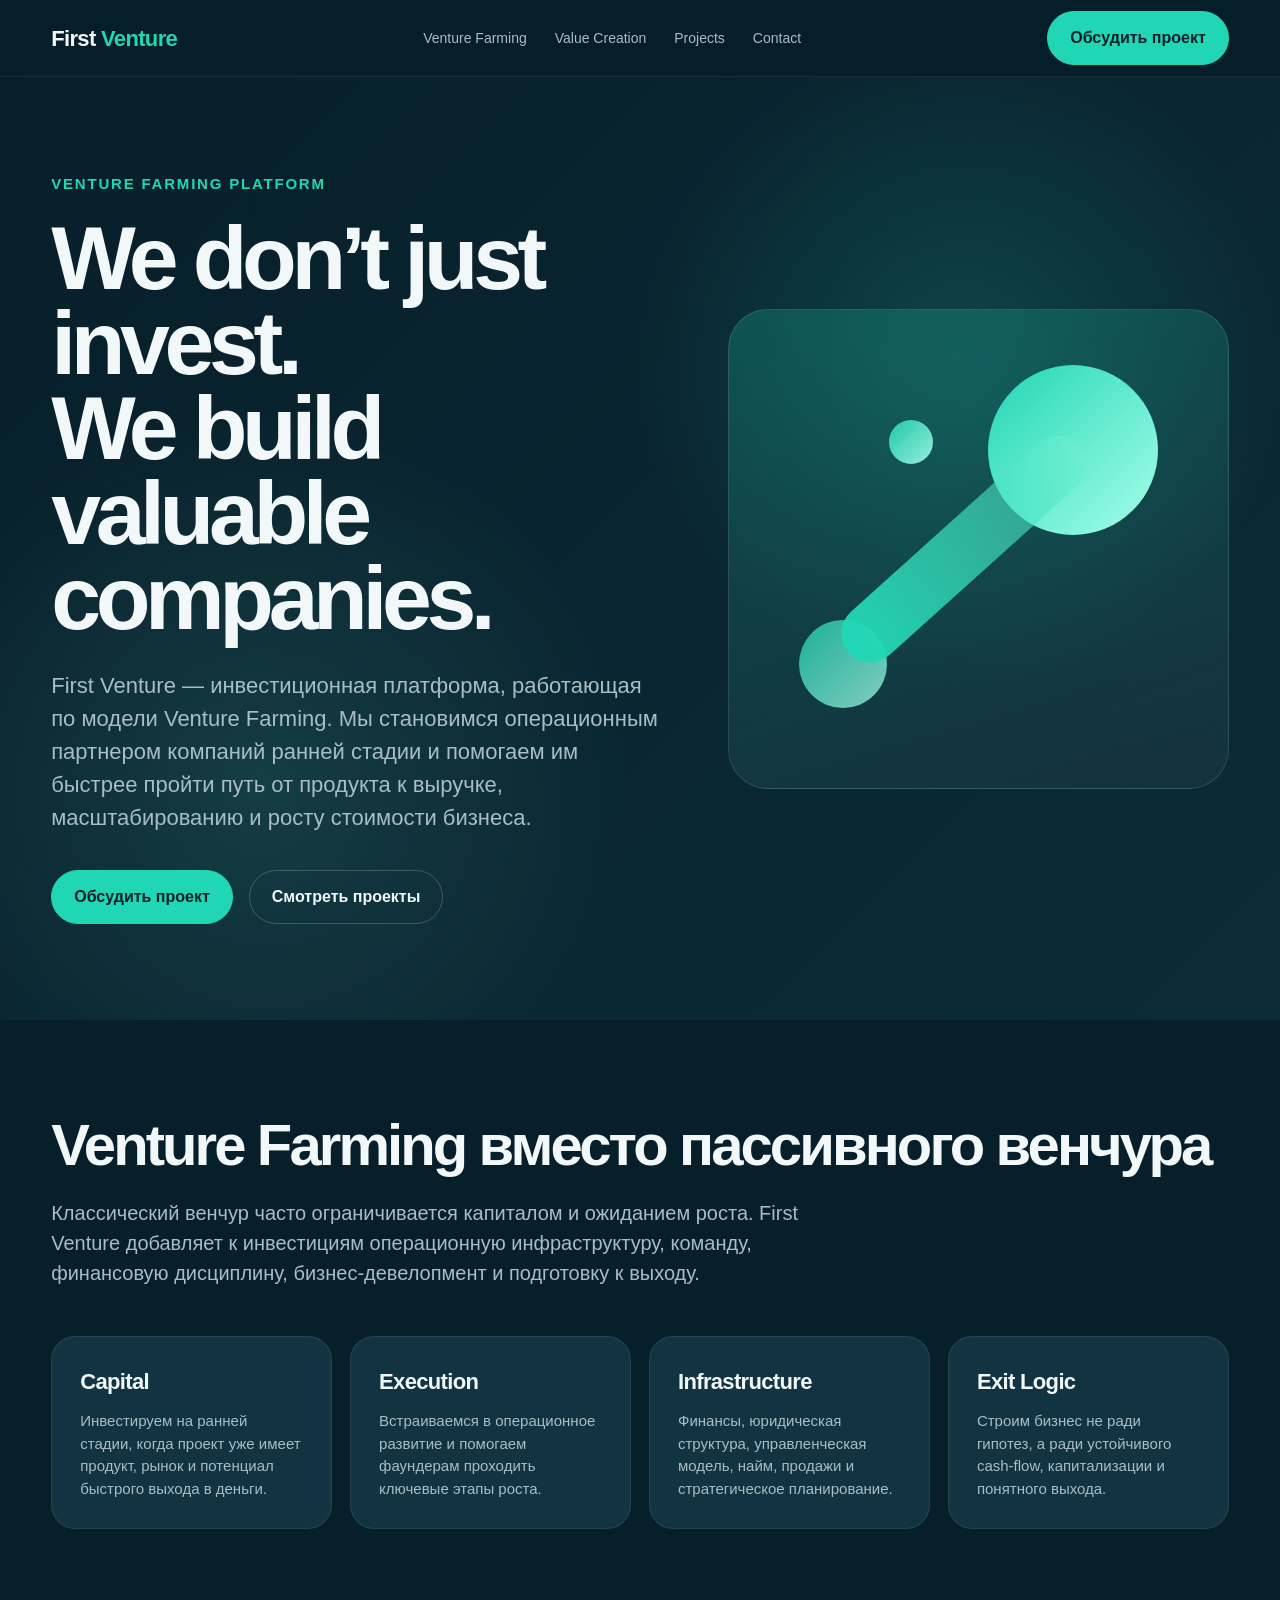
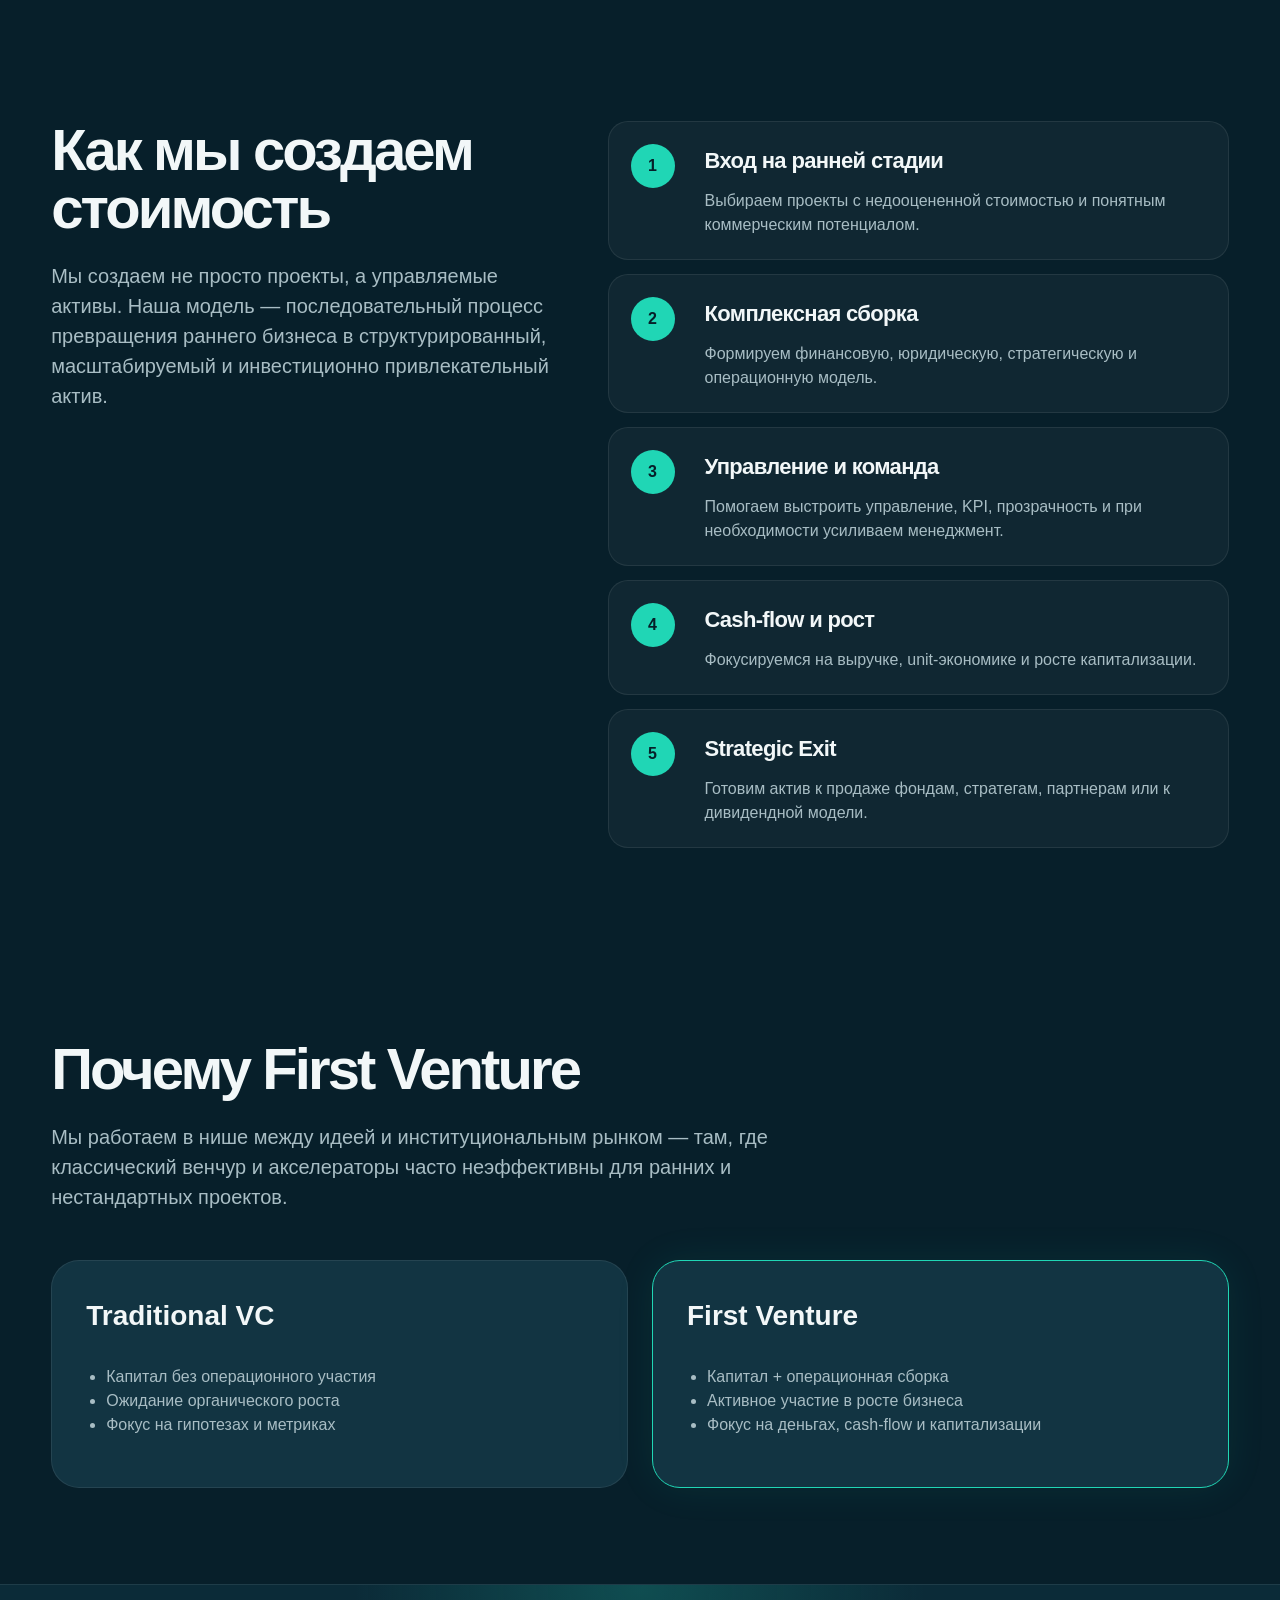
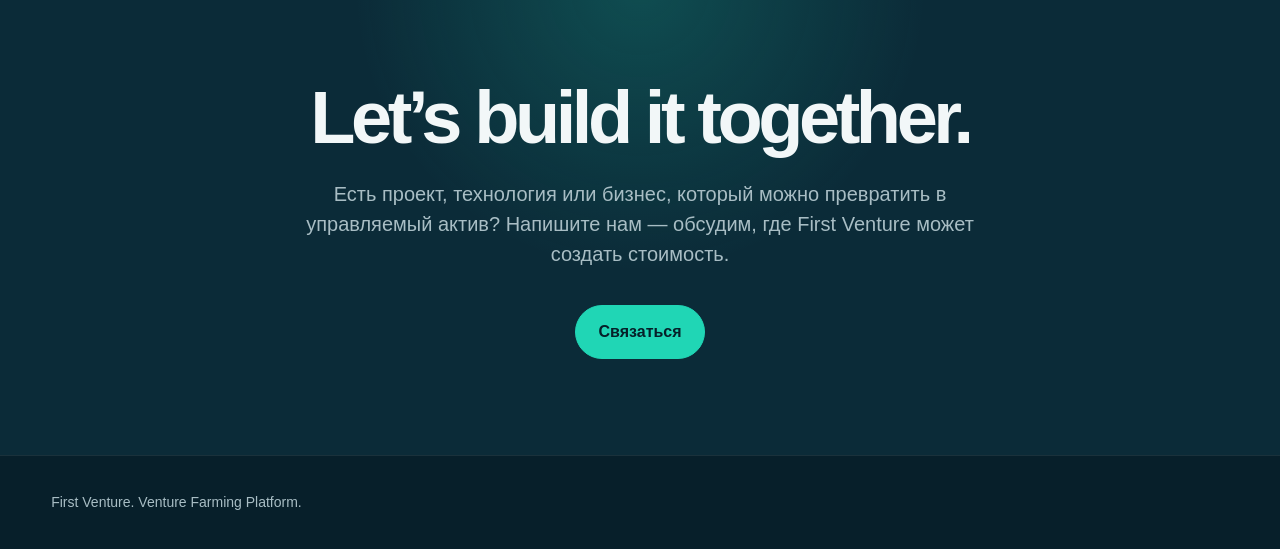
<file: index.html>
<!DOCTYPE html><html lang="ru"><head><meta charset="UTF-8"/><meta name="viewport" content="width=device-width, initial-scale=1.0"/><title>First Venture — Venture Farming</title><link rel="stylesheet" href="assets/css/styles.css"/></head><body><header><div class="container nav"><a class="logo" href="index.html">First <span>Venture</span></a><nav class="menu"><a href="#model">Venture Farming</a><a href="#value">Value Creation</a><a href="projects.html">Projects</a><a href="#contact">Contact</a></nav><a href="#contact" class="btn">Обсудить проект</a></div></header><main><section class="hero"><div class="container hero-grid"><div><div class="eyebrow">Venture Farming Platform</div><h1>We don’t just invest.<br>We build valuable companies.</h1><p>First Venture — инвестиционная платформа, работающая по модели Venture Farming. Мы становимся операционным партнером компаний ранней стадии и помогаем им быстрее пройти путь от продукта к выручке, масштабированию и росту стоимости бизнеса.</p><div class="hero-actions"><a href="#contact" class="btn">Обсудить проект</a><a href="projects.html" class="btn secondary">Смотреть проекты</a></div></div><div class="visual"><div class="orb one"></div><div class="orb two"></div><div class="orb three"></div><div class="bar"></div></div></div></section><section id="model"><div class="container"><h2 class="section-title">Venture Farming вместо пассивного венчура</h2><p class="section-lead">Классический венчур часто ограничивается капиталом и ожиданием роста. First Venture добавляет к инвестициям операционную инфраструктуру, команду, финансовую дисциплину, бизнес-девелопмент и подготовку к выходу.</p><div class="cards"><div class="card"><h3>Capital</h3><p>Инвестируем на ранней стадии, когда проект уже имеет продукт, рынок и потенциал быстрого выхода в деньги.</p></div><div class="card"><h3>Execution</h3><p>Встраиваемся в операционное развитие и помогаем фаундерам проходить ключевые этапы роста.</p></div><div class="card"><h3>Infrastructure</h3><p>Финансы, юридическая структура, управленческая модель, найм, продажи и стратегическое планирование.</p></div><div class="card"><h3>Exit Logic</h3><p>Строим бизнес не ради гипотез, а ради устойчивого cash-flow, капитализации и понятного выхода.</p></div></div></div></section><section id="value"><div class="container split"><div><h2 class="section-title">Как мы создаем стоимость</h2><p class="section-lead">Мы создаем не просто проекты, а управляемые активы. Наша модель — последовательный процесс превращения раннего бизнеса в структурированный, масштабируемый и инвестиционно привлекательный актив.</p></div><div class="steps"><div class="step"><div class="num">1</div><div><h3>Вход на ранней стадии</h3><p>Выбираем проекты с недооцененной стоимостью и понятным коммерческим потенциалом.</p></div></div><div class="step"><div class="num">2</div><div><h3>Комплексная сборка</h3><p>Формируем финансовую, юридическую, стратегическую и операционную модель.</p></div></div><div class="step"><div class="num">3</div><div><h3>Управление и команда</h3><p>Помогаем выстроить управление, KPI, прозрачность и при необходимости усиливаем менеджмент.</p></div></div><div class="step"><div class="num">4</div><div><h3>Cash-flow и рост</h3><p>Фокусируемся на выручке, unit-экономике и росте капитализации.</p></div></div><div class="step"><div class="num">5</div><div><h3>Strategic Exit</h3><p>Готовим актив к продаже фондам, стратегам, партнерам или к дивидендной модели.</p></div></div></div></div></section><section><div class="container"><h2 class="section-title">Почему First Venture</h2><p class="section-lead">Мы работаем в нише между идеей и институциональным рынком — там, где классический венчур и акселераторы часто неэффективны для ранних и нестандартных проектов.</p><div class="compare"><div class="compare-box"><h3>Traditional VC</h3><ul><li>Капитал без операционного участия</li><li>Ожидание органического роста</li><li>Фокус на гипотезах и метриках</li></ul></div><div class="compare-box highlight"><h3>First Venture</h3><ul><li>Капитал + операционная сборка</li><li>Активное участие в росте бизнеса</li><li>Фокус на деньгах, cash-flow и капитализации</li></ul></div></div></div></section><section id="contact" class="cta"><div class="container"><h2>Let’s build it together.</h2><p>Есть проект, технология или бизнес, который можно превратить в управляемый актив? Напишите нам — обсудим, где First Venture может создать стоимость.</p><a href="mailto:alex@impactive-capital.com" class="btn">Связаться</a></div></section></main><footer><div class="container">First Venture. Venture Farming Platform.</div></footer></body></html>
</file>
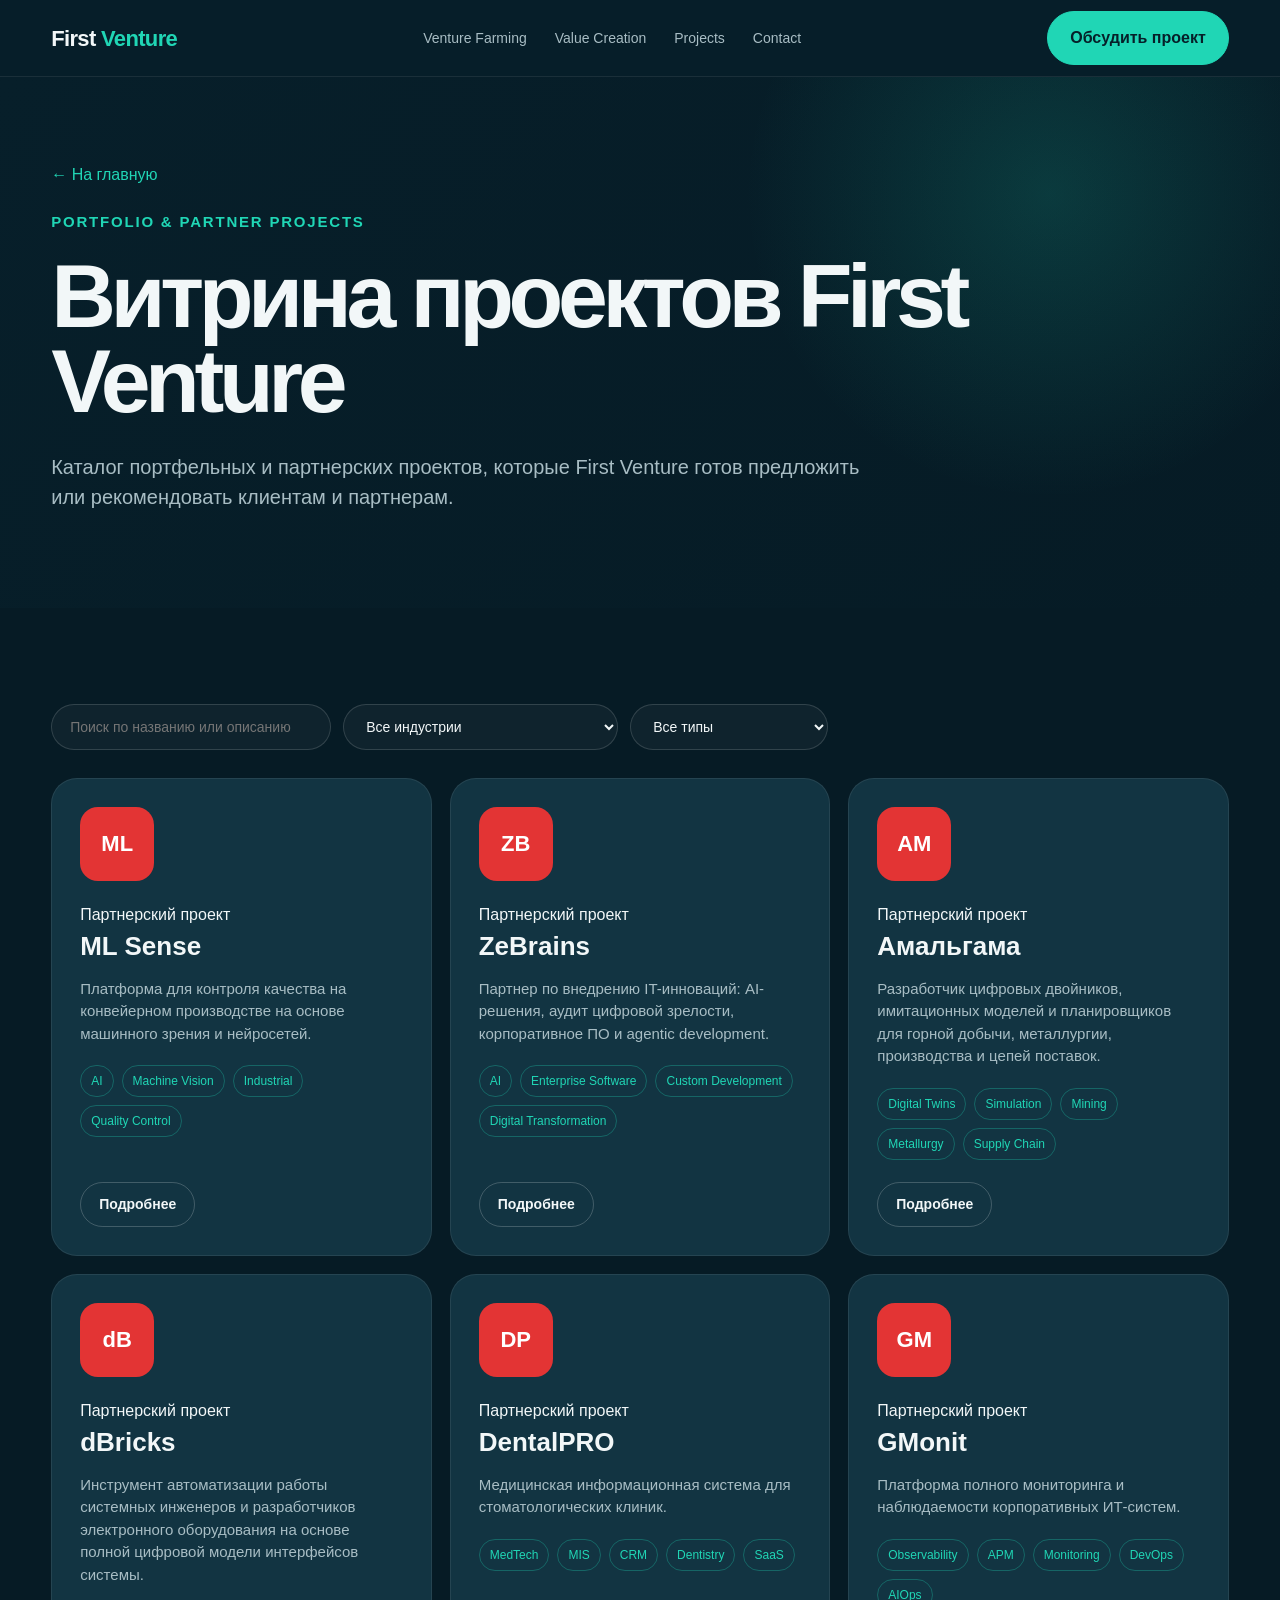
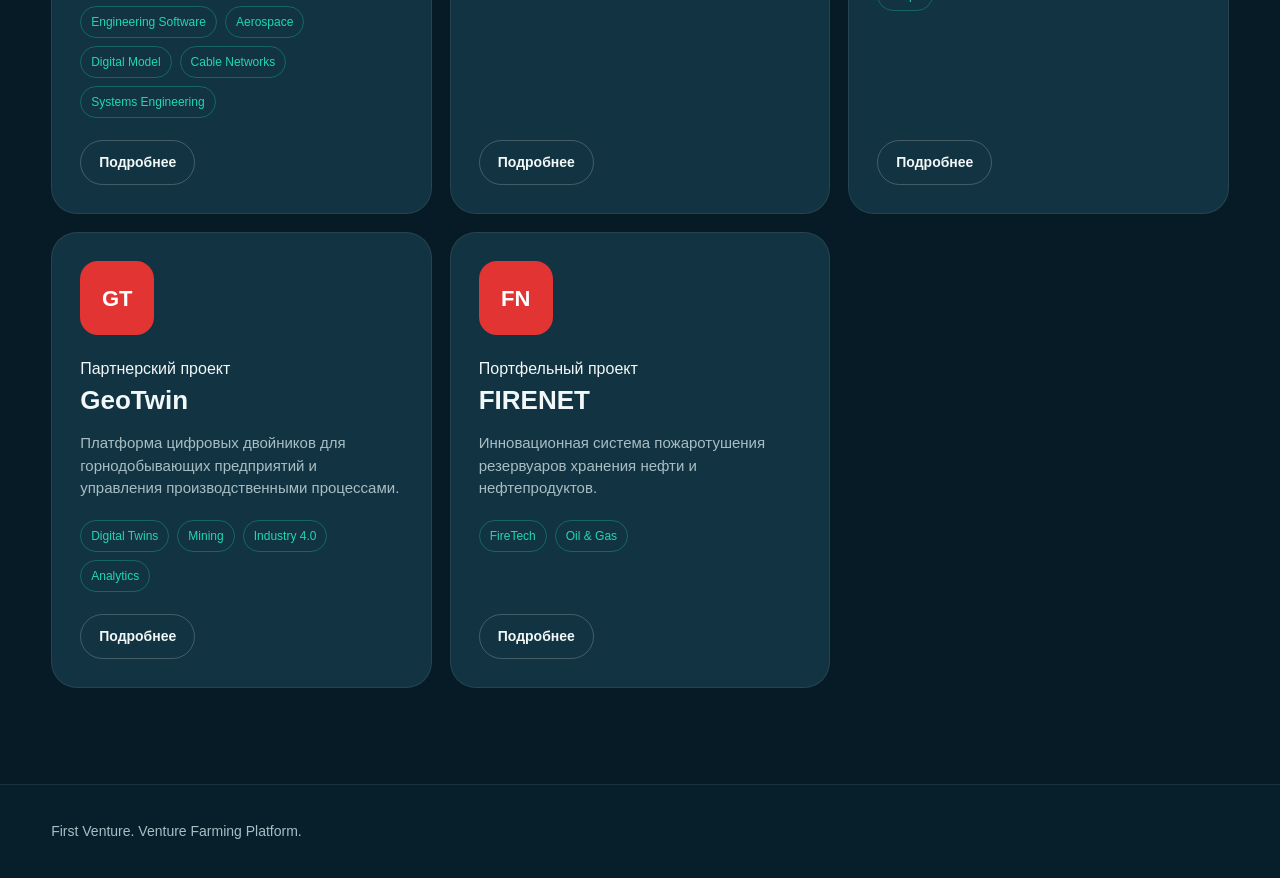
<file: projects.html>
<!DOCTYPE html><html lang="ru"><head><meta charset="UTF-8"/><meta name="viewport" content="width=device-width, initial-scale=1.0"/><title>Проекты — First Venture</title><link rel="stylesheet" href="assets/css/styles.css"/></head><body><header><div class="container nav"><a class="logo" href="index.html">First <span>Venture</span></a><nav class="menu"><a href="index.html#model">Venture Farming</a><a href="index.html#value">Value Creation</a><a href="projects.html">Projects</a><a href="index.html#contact">Contact</a></nav><a href="index.html#contact" class="btn">Обсудить проект</a></div></header><main class="projects-page"><section class="page-hero"><div class="container"><a href="index.html" class="back-link">← На главную</a><div class="eyebrow">Portfolio & Partner Projects</div><h1>Витрина проектов First Venture</h1><p class="section-lead">Каталог портфельных и партнерских проектов, которые First Venture готов предложить или рекомендовать клиентам и партнерам.</p></div></section><section><div class="container"><div class="filters"><input class="search" id="search" placeholder="Поиск по названию или описанию"/><select class="filter" id="industry"><option value="all">Все индустрии</option></select><select class="filter" id="status"><option value="all">Все типы</option><option value="partner">Партнер</option><option value="portfolio">Портфельный проект</option></select></div><div class="project-grid" id="grid"></div></div></section></main><footer><div class="container">First Venture. Venture Farming Platform.</div></footer><script src="assets/js/project-manifest.js"></script><script src="assets/js/catalog.js"></script></body></html>
</file>
<file: assets/css/styles.css>
:root{--bg:#071f2a;--bg2:#0b2b38;--card:#123442;--text:#f2f7f8;--muted:#a8bdc4;--accent:#20d6b5}
*{box-sizing:border-box}html{scroll-behavior:smooth}body{margin:0;font-family:Inter,Arial,sans-serif;background:var(--bg);color:var(--text);line-height:1.5}
a{color:inherit;text-decoration:none}.container{width:min(1180px,92%);margin:0 auto}header{position:sticky;top:0;z-index:10;background:rgba(7,31,42,.9);backdrop-filter:blur(12px);border-bottom:1px solid rgba(255,255,255,.08)}
.nav{height:76px;display:flex;align-items:center;justify-content:space-between}.logo{font-size:22px;font-weight:700;letter-spacing:-.03em}.logo span{color:var(--accent)}.menu{display:flex;gap:28px;font-size:14px;color:var(--muted)}.menu a:hover{color:var(--text)}
.btn{display:inline-flex;align-items:center;justify-content:center;padding:14px 22px;border-radius:999px;font-weight:600;border:1px solid var(--accent);background:var(--accent);color:#062029;cursor:pointer;transition:.2s ease}.btn:hover{transform:translateY(-2px);box-shadow:0 10px 30px rgba(32,214,181,.25)}.btn.secondary{background:transparent;color:var(--text);border-color:rgba(255,255,255,.2)}.btn.small{padding:11px 18px;font-size:14px}
section{padding:96px 0}.hero{min-height:760px;display:flex;align-items:center;background:radial-gradient(circle at 75% 30%,rgba(32,214,181,.18),transparent 28%),radial-gradient(circle at 20% 75%,rgba(111,240,209,.12),transparent 30%),linear-gradient(135deg,#071f2a 0%,#0b2b38 100%);overflow:hidden}.hero-grid{display:grid;grid-template-columns:1.1fr .9fr;gap:64px;align-items:center}.eyebrow{color:var(--accent);font-size:15px;font-weight:700;text-transform:uppercase;letter-spacing:.12em;margin-bottom:20px}h1{font-size:clamp(48px,7vw,92px);line-height:.95;margin:0 0 28px;letter-spacing:-.06em}.hero p{font-size:22px;color:var(--muted);max-width:680px;margin:0 0 36px}.hero-actions{display:flex;gap:16px;flex-wrap:wrap}.visual{position:relative;height:480px;border-radius:40px;background:linear-gradient(160deg,rgba(32,214,181,.22),rgba(255,255,255,.04));border:1px solid rgba(255,255,255,.12);overflow:hidden}.orb{position:absolute;border-radius:999px;background:linear-gradient(135deg,var(--accent),#a7ffe9)}.orb.one{width:170px;height:170px;top:55px;right:70px}.orb.two{width:88px;height:88px;left:70px;bottom:80px;opacity:.75}.orb.three{width:44px;height:44px;left:160px;top:110px;opacity:.9}.bar{position:absolute;height:58px;width:310px;border-radius:999px;background:linear-gradient(90deg,var(--accent),rgba(111,240,209,.45));transform:rotate(-42deg);left:80px;top:210px}.section-title{font-size:clamp(34px,5vw,58px);line-height:1;letter-spacing:-.05em;margin:0 0 24px}.section-lead{font-size:20px;color:var(--muted);max-width:820px;margin-bottom:48px}.cards,.stats,.project-grid{display:grid;gap:18px}.cards{grid-template-columns:repeat(4,1fr)}.card,.catalog-card,.compare-box,.stat,.detail-box,.info-card{background:var(--card);border:1px solid rgba(255,255,255,.08);border-radius:24px}.card{padding:28px;min-height:190px}.card h3,.step h3{margin:0 0 12px;font-size:22px;letter-spacing:-.03em}.card p,.catalog-card p{color:var(--muted);margin:0;font-size:15px}.split{display:grid;grid-template-columns:.9fr 1.1fr;gap:48px;align-items:start}.steps{display:grid;gap:14px}.step{display:grid;grid-template-columns:56px 1fr;gap:18px;align-items:start;padding:22px;background:rgba(255,255,255,.04);border:1px solid rgba(255,255,255,.08);border-radius:20px}.num{width:44px;height:44px;border-radius:50%;background:var(--accent);color:#062029;display:flex;align-items:center;justify-content:center;font-weight:800}.step p{margin:0;color:var(--muted)}.compare{display:grid;grid-template-columns:1fr 1fr;gap:24px}.compare-box{padding:34px;border-radius:28px}.compare-box h3{margin-top:0;font-size:28px}.compare-box ul{padding-left:20px;color:var(--muted)}.compare-box.highlight{border-color:var(--accent);box-shadow:0 0 40px rgba(32,214,181,.08)}.stats{grid-template-columns:repeat(4,1fr)}.stat{padding:32px}.stat strong{display:block;font-size:46px;color:var(--accent);letter-spacing:-.05em;margin-bottom:8px}.stat span{color:var(--muted)}.page-hero{padding:86px 0 48px;background:radial-gradient(circle at 82% 22%,rgba(32,214,181,.16),transparent 27%),linear-gradient(135deg,#071f2a 0%,#061b25 100%)}.projects-page{background:#061b25;min-height:calc(100vh - 76px)}.filters{display:flex;gap:12px;flex-wrap:wrap;margin-bottom:28px}.filter,.search{border:1px solid rgba(255,255,255,.14);background:rgba(255,255,255,.04);color:var(--text);border-radius:999px;padding:13px 18px;font-size:14px}.search{min-width:280px}.project-grid{grid-template-columns:repeat(3,1fr)}.catalog-card{padding:28px;border-radius:26px}.catalog-logo,.project-logo-big{background:#e33434;color:white;font-weight:800;display:flex;align-items:center;justify-content:center}.catalog-logo{width:74px;height:74px;border-radius:18px;margin-bottom:22px;font-size:22px}.catalog-card h3{font-size:26px;margin:0 0 12px}.catalog-card p{margin:0 0 20px}.tags{display:flex;gap:8px;flex-wrap:wrap;margin-bottom:22px}.tags span{font-size:12px;color:var(--accent);border:1px solid rgba(32,214,181,.3);padding:6px 10px;border-radius:999px}.project-hero{padding:86px 0 64px;background:linear-gradient(135deg,#071f2a,#0b2b38)}.project-hero-grid{display:grid;grid-template-columns:1fr .75fr;gap:56px;align-items:center}.project-logo-big{width:116px;height:116px;border-radius:28px;font-size:40px;margin-bottom:26px}.info-card{padding:30px;background:rgba(255,255,255,.05)}.info-card h3{margin:0 0 16px;font-size:26px}.info-card p,.info-card li{color:var(--muted)}.detail-grid{display:grid;grid-template-columns:repeat(2,1fr);gap:20px}.detail-box{padding:26px;border-radius:24px;background:rgba(255,255,255,.04)}.detail-box h4{margin:0 0 8px;color:var(--accent)}.detail-box p,.detail-box li{color:var(--muted)}.back-link{color:var(--accent);display:inline-block;margin-bottom:24px}.cta{text-align:center;background:radial-gradient(circle at 50% 0%,rgba(32,214,181,.20),transparent 36%),var(--bg2);border-top:1px solid rgba(255,255,255,.08)}.cta h2{font-size:clamp(42px,6vw,74px);line-height:1;margin:0 0 24px;letter-spacing:-.06em}.cta p{max-width:680px;margin:0 auto 36px;color:var(--muted);font-size:20px}footer{padding:36px 0;border-top:1px solid rgba(255,255,255,.08);color:var(--muted);font-size:14px}@media(max-width:900px){.menu{display:none}.hero-grid,.split,.compare,.detail-grid,.project-hero-grid{grid-template-columns:1fr}.cards,.stats,.project-grid{grid-template-columns:1fr}.visual{height:340px}section{padding:72px 0}}

/* Equal-height project cards */
.project-grid{align-items:stretch}
.catalog-card{display:flex;flex-direction:column;height:100%}
.catalog-card .tags{margin-bottom:22px}
.catalog-card .btn{margin-top:auto;align-self:flex-start}
</file>
